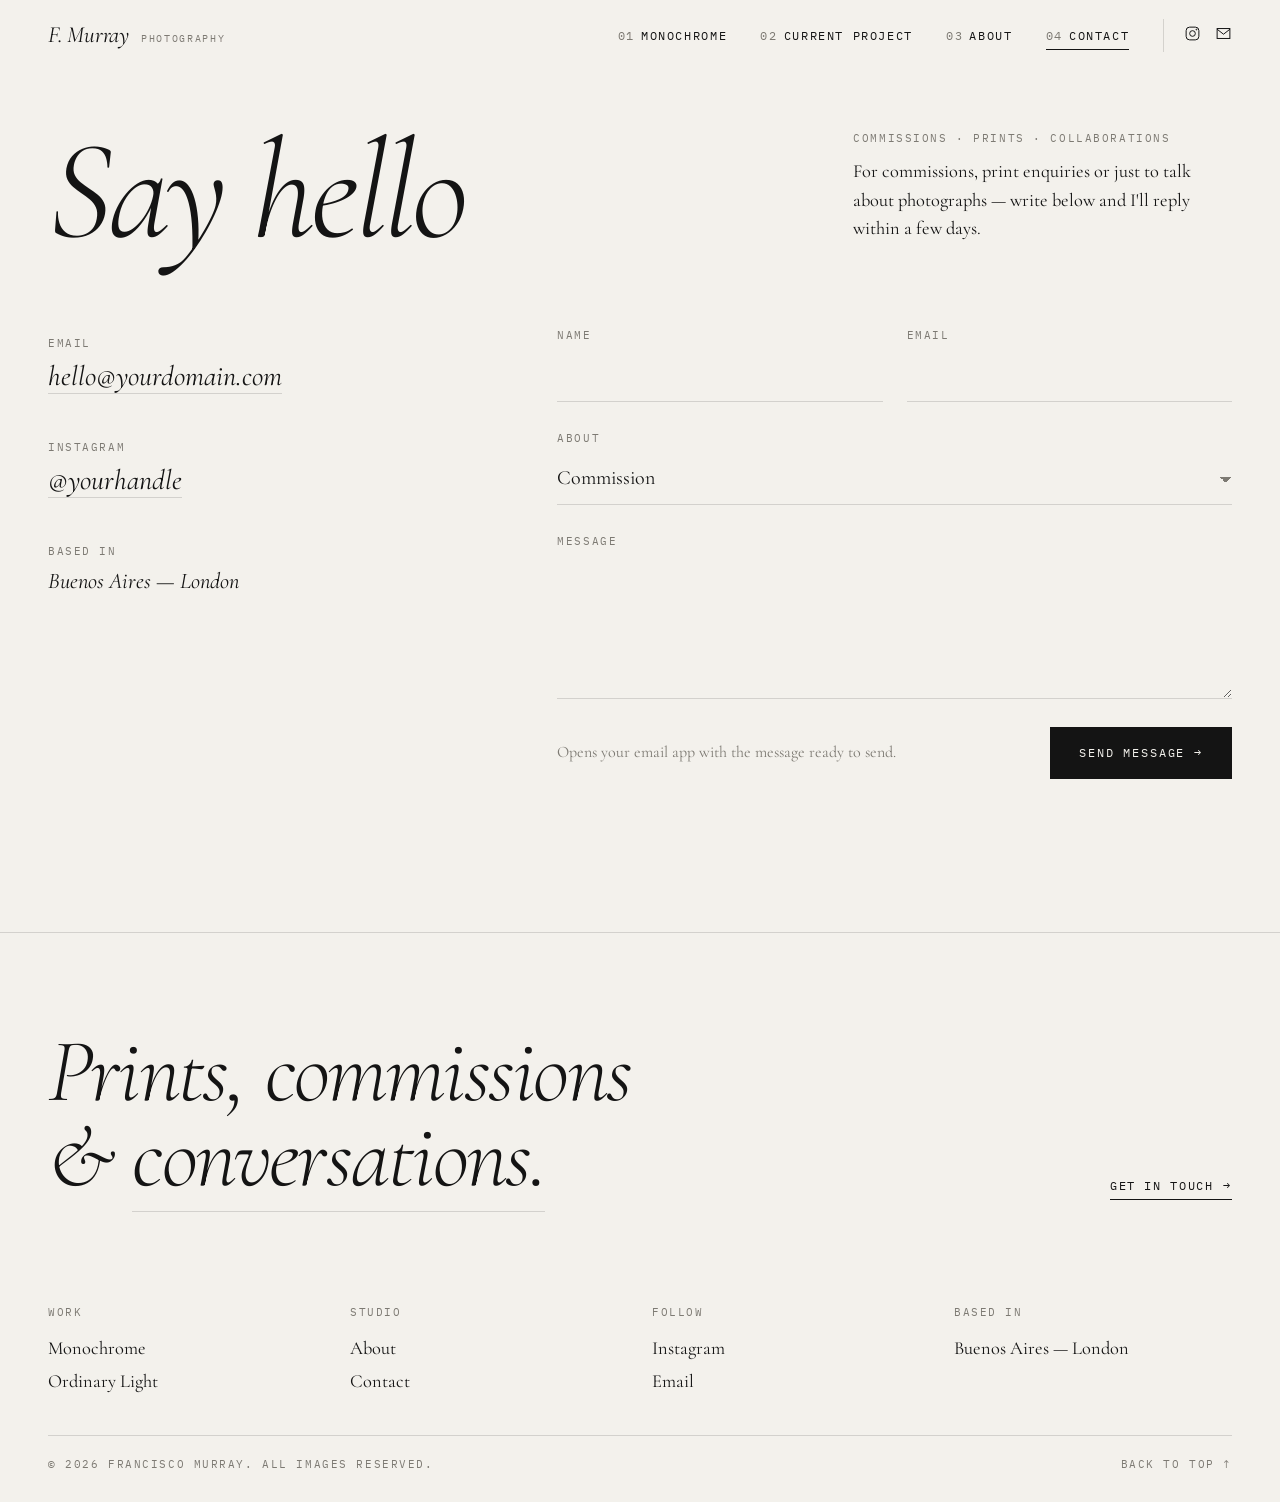
<file: contact.html>
<!DOCTYPE html>
<html lang="en">
<head>
  <meta charset="UTF-8">
  <meta name="viewport" content="width=device-width, initial-scale=1">
  <title>Contact — Francisco Murray</title>
  <meta name="description" content="Contact Francisco Murray for commissions, prints and collaborations.">
  <meta property="og:title" content="Contact — Francisco Murray">
  <meta property="og:description" content="Contact Francisco Murray for commissions, prints and collaborations.">
  <link rel="icon" href="data:image/svg+xml,%3Csvg xmlns='http://www.w3.org/2000/svg' viewBox='0 0 32 32'%3E%3Ccircle cx='16' cy='16' r='14' fill='%23141414'/%3E%3Ccircle cx='16' cy='16' r='6' fill='%23f3f1ec'/%3E%3C/svg%3E">
  <link rel="preconnect" href="https://fonts.googleapis.com">
  <link rel="preconnect" href="https://fonts.gstatic.com" crossorigin>
  <link href="https://fonts.googleapis.com/css2?family=Cormorant+Garamond:ital,wght@0,300;0,400;1,300;1,400&family=IBM+Plex+Mono:wght@400&display=swap" rel="stylesheet">
  <link rel="stylesheet" href="css/style.css">
  <script src="js/photos.js" defer></script>
  <script src="js/main.js" defer></script>
</head>
<body data-page="contact">
  <a class="skip-link" href="#main">Skip to content</a>
  <header class="site-header" id="top"></header>
  <main id="main" class="wrap">
    <section class="page-head">
      <h1>Say hello</h1>
      <div class="meta">
        <span class="label">Commissions · Prints · Collaborations</span>
        <p>For commissions, print enquiries or just to talk about photographs — write below and I'll reply within a few days.</p>
      </div>
    </section>
    <section class="contact">
      <aside>
        <div><span class="label">Email</span><br><a class="big" data-site="email"></a></div>
        <div><span class="label">Instagram</span><br><a class="big" data-site="instagram" target="_blank" rel="noopener"></a></div>
        <div><span class="label">Based in</span><br><span class="big" data-site="location" style="font-style:italic;font-size:1.4rem"></span></div>
      </aside>
      <form>
        <label class="field"><span class="label">Name</span><input name="name" autocomplete="name" required></label>
        <label class="field"><span class="label">Email</span><input name="email" type="email" autocomplete="email" required></label>
        <label class="field full"><span class="label">About</span>
          <select name="subject">
            <option>Commission</option><option>Print enquiry</option><option>Collaboration</option><option>Something else</option>
          </select>
        </label>
        <label class="field full"><span class="label">Message</span><textarea name="message" required></textarea></label>
        <div class="form-foot">
          <p class="form-note">Opens your email app with the message ready to send.</p>
          <button class="btn" type="submit">Send message →</button>
        </div>
      </form>
    </section>
  </main>
  <footer class="site-footer"></footer>
</body>
</html>
</file>
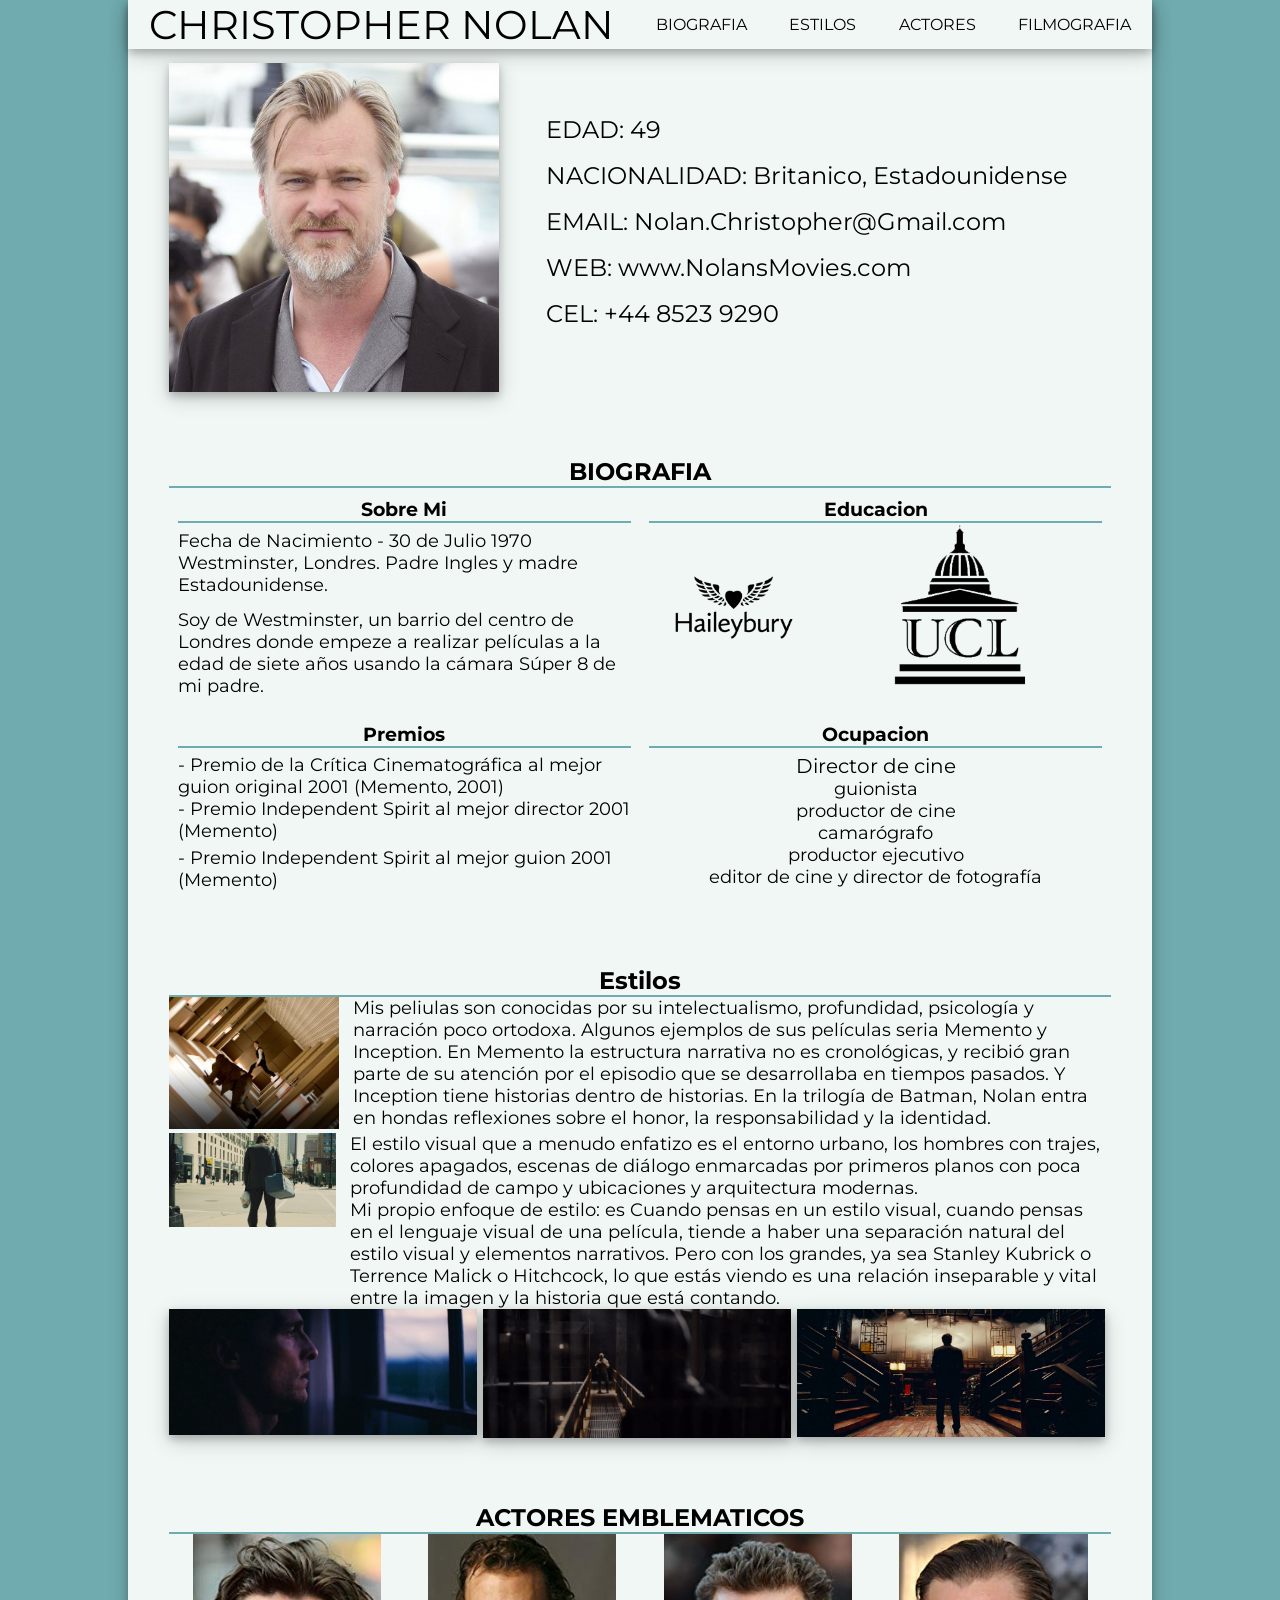
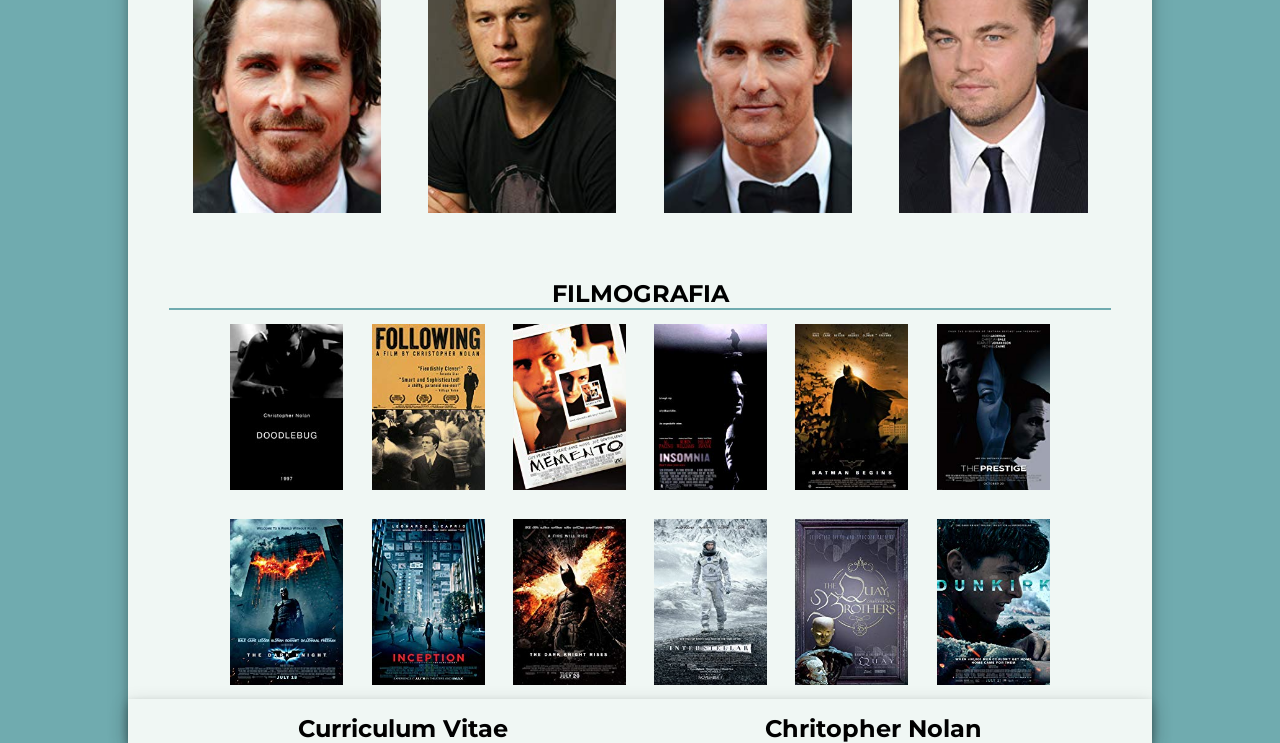
<file: archive/nolan/cv.html>
<!DOCTYPE html>
<html lang="es">
<head>
	<meta charset="utf-8">
	<link rel="stylesheet" type="text/css" href="https://necolas.github.io/normalize.css/8.0.0/normalize.css">
	<link rel="shorcut icon" type="image/png" href="img/icon.png">
	<meta name="viewport" content="width=device-width, initial-scale=1.0, user-scalable=yes">
	<link href="https://fonts.googleapis.com/css?family=Montserrat&display=swap" rel="stylesheet">
	<link rel="stylesheet" type="text/css" href="css/cv.css">
	<title> Christopher Nolan</title>
</head>
<body>
	<div id="wrapper">
	<header id="Home">
		<nav class="shadow">
			<ul class="navbar">
				<li><a href="index.html" class="home">CHRISTOPHER NOLAN</a></li>
				<li><a href="#Biografia" class="seccion"> BIOGRAFIA</a></li>
				<li><a href="#Estilos" class="seccion"> ESTILOS</a></li>
				<li><a href="#Actores" class="seccion"> ACTORES</a></li>
				<li><a href="#Filmografia" class="seccion"> FILMOGRAFIA</a></li>
			</ul>
		</nav>
	</header>
	<section>
		<div class="contenedor">
			<div class="imageninfo"> <img alt="Christopher NOLAN" class="img" src="img/nolan1.jpg"></div>
			<div class="info">
				<p class="info2">EDAD: 49</p>
				<p class="info2">NACIONALIDAD: Britanico, Estadounidense</p>
				<p class="info2">EMAIL: Nolan.Christopher@Gmail.com</p>
				<p class="info2">WEB: www.NolansMovies.com</p>
				<p class="info2">CEL: +44 8523 9290</p>	
			</div>
		</div>
		<div class="mainbio">
			<h1 id="Biografia" class="titulo2">BIOGRAFIA</h1>
			<div class="biografia">
				<div class="sector1">
					<h3 class="subtitulo">Sobre Mi</h3>
					<p class="texto1">Fecha de Nacimiento - 30 de Julio 1970 Westminster, Londres. Padre Ingles y madre Estadounidense.</p>
					<p class="texto1">Soy de Westminster, un barrio del centro de Londres donde empeze a realizar películas a la edad de siete años usando la cámara Súper 8 de mi padre.</p></div>
			<div class="sector1">
					<h3 class="subtitulo">Educacion</h3>
				<div id="contenedor3">
						<div class="imgsub"><img alt="uni" class="img1" src="img/university-college-london-copy.png"></div>
						<div class="imgsub2"> <img alt="uni" class="img2" src="img/Haileybury.png"></div>
				</div>
			</div>
				<div class="sector1">
					<h3 class="subtitulo">Premios</h3>
					<div>
					<p class="premios2"> - Premio de la Crítica Cinematográfica al mejor guion original 2001 (Memento, 2001)</p>
<p class="premios"> - Premio Independent Spirit al mejor director 2001 (Memento)</p>
<p class="premios"> - Premio Independent Spirit al mejor guion 2001 (Memento)</p>
					</div>
				</div>
				<div class="sector1">
					<h3 class="subtitulo">Ocupacion</h3>
					<p class="ocupacion1">Director de cine</p>
					<p class="ocupacion">guionista</p>
					<p class="ocupacion">productor de cine</p>
					<p class="ocupacion">camarógrafo</p>
					<p class="ocupacion">productor ejecutivo</p>
					<p class="ocupacion">editor de cine y director de fotografía</p>

				</div>				
			</div>
		</div>
		<div id="Estilos" class="estilos">
			<div><h1 class="titulo2">Estilos</h1></div>
			<div class="contenedor4">
				<div class="estiloimg"> <img alt="inceptionplano" class="imgplano" src="img/inceptionplano.jpg"></div>
				<div class="infoestilo">
					<p class="textoestilo"> Mis peliulas son conocidas por su intelectualismo, profundidad, psicología y
narración poco ortodoxa. Algunos ejemplos de sus películas seria Memento y Inception. En
Memento la estructura narrativa no es cronológicas, y recibió gran parte de su atención por el
episodio que se desarrollaba en tiempos pasados. Y Inception tiene historias dentro de
historias. En la trilogía de Batman, Nolan entra en hondas reflexiones sobre el honor, la
responsabilidad y la identidad.</p>
				</div>
			</div>
			<div class="contenedor5">
					<div class="imgplano2"><img alt="plano1" class="estiloimg2" src="img/plano1.jpg"></div>
					<div class="infoestilo"><p class="textoestilo">  El estilo visual que a menudo enfatizo es el entorno urbano, los hombres con trajes, colores apagados, escenas de diálogo enmarcadas por primeros planos con poca profundidad de campo y ubicaciones y arquitectura modernas.</p>
					<p class="textoestilo">Mi propio enfoque de estilo: es Cuando pensas en un estilo visual, cuando pensas en el lenguaje visual de una película, tiende a haber una separación natural del estilo visual y elementos narrativos. Pero con los grandes, ya sea Stanley Kubrick o Terrence Malick o Hitchcock, lo que estás viendo es una relación inseparable y vital entre la imagen y la historia que está contando.</p>
				</div>
			</div>
			<div class="contenedor6">
				<div class="imgestilo"><img alt="Estilo1" class="show" src="img/estilo1.jpg"></div>
				<div class="imgestilo"><img alt="Estilo2" class="show" src="img/estilo2.png"></div>
				<div class="imgestilo"><img alt="Estilo3" class="show" src="img/estilo3.jpg"></div>
			</div>	
		</div>
		<div id="Actores" class="actores">
			<div class=""> <h1 class="titulo2">ACTORES EMBLEMATICOS</h1></div>
			<div class="contenedor7">

				<div class="prt"> <img alt="Leonardo" class="acting" src="img/Leonardo.jpg"></div>
				<div class="prt"> <img alt="Matthew" class="acting" src="img/matthew.jpg"></div>
				<div class="prt"> <img alt="Heath" class="acting" src="img/Heath.jpg"></div>
				<div class="prt"> <img alt="Christian" class="acting" src="img/Christian.jpg"></div>
				

			</div>
		</div>
		<div id="Filmografia" class="film">
			<div class=""> <h1 class="titulo2">FILMOGRAFIA</h1></div>
			<div class="contenedor2">
				<img  alt="Doodlebug" class="poster" src="img/Doodlebug.jpg">
				<img  alt="Following" class="poster" src="img/Following.jpg">
				<img  alt="Memento" class="poster" src="img/Memento.jpg">
				<img  alt="Insomnia" class="poster" src="img/Insomnia.jpg">
				<img  alt="Batman Begins" class="poster" src="img/Batman-Begins.jpg">
				<img  alt="The Prestige" class="poster" src="img/The-Prestige.jpg">
				<img  alt="The Dark Night" class="poster" src="img/The-Dark-Night.jpg">
				<img  alt="Inception" class="poster" src="img/Inception.jpg">
				<img  alt="The Dark Knight Rises" class="poster" src="img/The-Dark-Night-Rises.jpg">
				<img  alt="Interstellar" class="poster" src="img/Interstellar.jpg">
				<img  alt="Quay" class="poster" src="img/Quay.jpg">
				<img  alt="Dukirk" class="poster" src="img/Dunkirk.jpg">
			</div>
		</div>
	</section>
	<footer>
	<div class="contenedor8">
		<h2 class="footer">Curriculum Vitae</h2>
		<h2 class="footer">Chritopher Nolan</h2>
	</div>	
	</footer>
	</div>
</body>
</html>
</file>
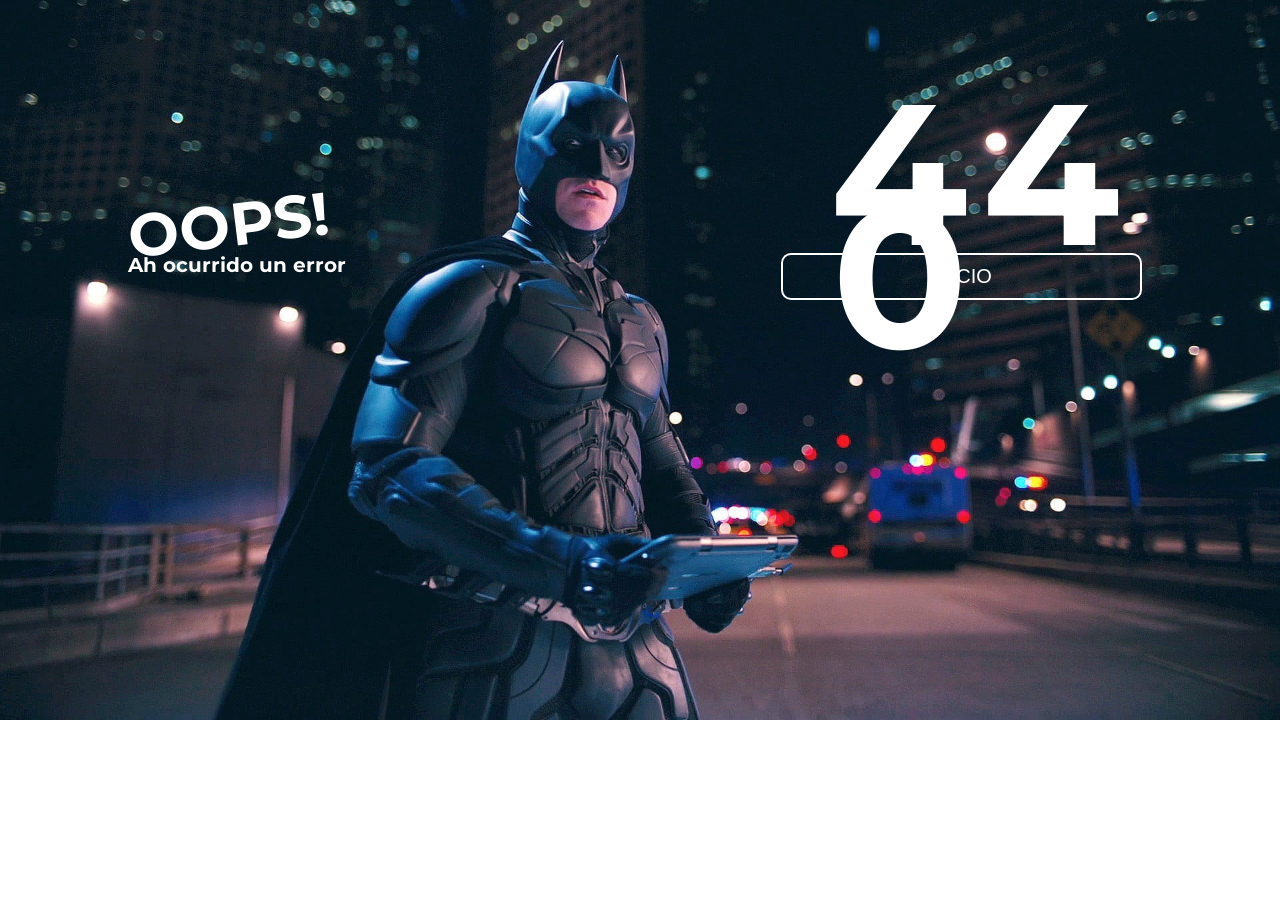
<file: archive/nolan/error404.html>
<!DOCTYPE html>
<html>
<head>
	<meta charset="utf-8">
	<link href="https://fonts.googleapis.com/css?family=Montserrat&display=swap" rel="stylesheet">
	<link rel="stylesheet" type="text/css" href="css/error404.css">
	<title></title>
</head>
<body>
	<div class="main">
		<img class="fondo" src="img/fondo1.jpg">
		<h1 class="titulo">OOPS!</h1>
		<h2 class="titulo2">Ah ocurrido un error</h2>
		<p class="letras" id="uno">4</p>
		<p class="letras" id="dos">0</p>
		<p class="letras" id="tres">4</p>
		<form>
<input class="btn" onclick="window.location.href='index.html'" type="INICIO" value="INICIO" />
</form>

</body>
</html>
</file>
<file: css/style.css>
/* ==========================================================
   F. Murray — Photography
   Minimal portfolio. Paper & ink, two typefaces, one idea:
   let the photographs do the talking.
   ========================================================== */

:root {
  --paper: #f3f1ec;
  --ink: #141414;
  --muted: #7d7a73;
  --line: rgba(20, 20, 20, 0.14);
  --accent: #c2482b;            /* a single "safelight" red, used sparingly */

  --serif: "Cormorant Garamond", "Times New Roman", serif;
  --mono: "IBM Plex Mono", ui-monospace, Menlo, monospace;

  --gutter: clamp(16px, 4vw, 48px);
  --header-h: 72px;
  --ease: cubic-bezier(0.22, 0.61, 0.36, 1);
}

/* The monochrome page inverts the palette: a darkroom. */
body.darkroom {
  --paper: #0f0f0f;
  --ink: #eceae5;
  --muted: #8b8984;
  --line: rgba(236, 234, 229, 0.16);
}

*, *::before, *::after { box-sizing: border-box; }

html { -webkit-text-size-adjust: 100%; scroll-behavior: smooth; }

body {
  margin: 0;
  background: var(--paper);
  color: var(--ink);
  font-family: var(--serif);
  font-size: 1.15rem;
  line-height: 1.55;
  -webkit-font-smoothing: antialiased;
  overflow-x: hidden;
}

img { display: block; max-width: 100%; height: auto; }
a { color: inherit; text-decoration: none; }
button { font: inherit; color: inherit; background: none; border: 0; cursor: pointer; padding: 0; }

::selection { background: var(--ink); color: var(--paper); }

:focus-visible { outline: 1px solid var(--accent); outline-offset: 4px; }

.skip-link {
  position: absolute; left: var(--gutter); top: -60px;
  background: var(--ink); color: var(--paper);
  padding: 8px 14px; font-family: var(--mono); font-size: 0.75rem; z-index: 200;
}
.skip-link:focus { top: 12px; }

/* ---------- small type ---------- */
.label {
  font-family: var(--mono);
  font-size: 0.7rem;
  letter-spacing: 0.14em;
  text-transform: uppercase;
  color: var(--muted);
}

.dot {
  display: inline-block; width: 7px; height: 7px; border-radius: 50%;
  background: var(--accent); margin-right: 8px; vertical-align: 1px;
  animation: pulse 2.4s ease-in-out infinite;
}
@keyframes pulse { 50% { opacity: 0.25; } }

/* ==========================================================
   Header / navigation
   ========================================================== */
.site-header {
  position: fixed; inset: 0 0 auto 0; z-index: 100;
  height: var(--header-h);
  display: flex; align-items: center; justify-content: space-between;
  padding: 0 var(--gutter);
  background: color-mix(in srgb, var(--paper) 88%, transparent);
  backdrop-filter: blur(10px);
  -webkit-backdrop-filter: blur(10px);
  border-bottom: 1px solid transparent;
  transition: transform 0.45s var(--ease), border-color 0.3s, background 0.3s;
}
.site-header.scrolled { border-bottom-color: var(--line); }
.site-header.hidden { transform: translateY(-100%); }

/* On the home page the header floats transparently over the hero */
.home .site-header:not(.scrolled) { background: transparent; backdrop-filter: none; -webkit-backdrop-filter: none; }

.brand { display: flex; align-items: baseline; gap: 12px; }
.brand-name { font-size: 1.45rem; font-style: italic; letter-spacing: -0.01em; }
.brand-role { font-family: var(--mono); font-size: 0.65rem; letter-spacing: 0.16em; text-transform: uppercase; color: var(--muted); }

.nav { display: flex; align-items: center; gap: clamp(18px, 2.6vw, 40px); }
.nav a {
  position: relative;
  font-family: var(--mono); font-size: 0.72rem; letter-spacing: 0.14em; text-transform: uppercase;
  padding: 6px 0;
}
.nav a::after {
  content: ""; position: absolute; left: 0; right: 0; bottom: 0; height: 1px;
  background: currentColor; transform: scaleX(0); transform-origin: right;
  transition: transform 0.35s var(--ease);
}
.nav a:hover::after, .nav a[aria-current="page"]::after { transform: scaleX(1); transform-origin: left; }
.nav a[aria-current="page"] { color: var(--ink); }
.nav .nav-index { color: var(--muted); margin-right: 6px; }

.nav-social { display: flex; gap: 14px; padding-left: clamp(10px, 1.6vw, 24px); border-left: 1px solid var(--line); }
.nav-social a::after { display: none; }
.icon { width: 17px; height: 17px; stroke: currentColor; fill: none; stroke-width: 1.4; }

.menu-toggle { display: none; width: 44px; height: 44px; position: relative; margin-right: -10px; }
.menu-toggle span {
  position: absolute; left: 11px; right: 11px; height: 1px; background: var(--ink);
  transition: transform 0.35s var(--ease), top 0.35s var(--ease);
}
.menu-toggle span:nth-child(1) { top: 18px; }
.menu-toggle span:nth-child(2) { top: 25px; }
.menu-open .menu-toggle span:nth-child(1) { top: 22px; transform: rotate(45deg); }
.menu-open .menu-toggle span:nth-child(2) { top: 22px; transform: rotate(-45deg); }

/* full-screen mobile menu */
.mobile-menu {
  position: fixed; inset: 0; z-index: 90;
  background: var(--paper);
  display: flex; flex-direction: column; justify-content: center;
  padding: var(--header-h) var(--gutter) var(--gutter);
  opacity: 0; visibility: hidden;
  transition: opacity 0.4s var(--ease), visibility 0.4s;
}
.menu-open .mobile-menu { opacity: 1; visibility: visible; }
.mobile-menu a.big {
  display: flex; align-items: baseline; gap: 14px;
  font-size: clamp(2.4rem, 11vw, 3.6rem); line-height: 1.15; font-style: italic;
  transform: translateY(16px); opacity: 0;
  transition: transform 0.5s var(--ease), opacity 0.5s var(--ease);
}
.mobile-menu a.big .label { font-style: normal; }
.menu-open .mobile-menu a.big { transform: none; opacity: 1; }
.menu-open .mobile-menu a.big:nth-child(2) { transition-delay: 0.05s; }
.menu-open .mobile-menu a.big:nth-child(3) { transition-delay: 0.1s; }
.menu-open .mobile-menu a.big:nth-child(4) { transition-delay: 0.15s; }
.mobile-menu .mobile-foot { margin-top: 48px; display: flex; gap: 24px; }

@media (max-width: 820px) {
  :root { --header-h: 62px; }
  .nav { display: none; }
  .menu-toggle { display: block; }
  .brand-role { display: none; }
}
@media (min-width: 821px) { .mobile-menu { display: none; } }

/* ==========================================================
   Layout helpers
   ========================================================== */
main { padding-top: var(--header-h); }
.home main { padding-top: 0; }

.wrap { padding: 0 var(--gutter); max-width: 1600px; margin: 0 auto; }

.page-head {
  display: grid; grid-template-columns: repeat(12, 1fr); gap: 24px;
  padding: clamp(56px, 10vw, 140px) 0 clamp(36px, 6vw, 72px);
  align-items: end;
}
.page-head h1 {
  grid-column: 1 / span 8;
  margin: 0; font-weight: 300; font-style: italic;
  font-size: clamp(3.2rem, 11vw, 9rem); line-height: 0.9; letter-spacing: -0.03em;
}
.page-head .meta { grid-column: 9 / -1; display: grid; gap: 10px; padding-bottom: 12px; }
.page-head .meta p { margin: 0; font-size: 1.15rem; max-width: 38ch; }

@media (max-width: 820px) {
  .page-head { grid-template-columns: 1fr; }
  .page-head h1, .page-head .meta { grid-column: 1; }
}

.rule { border: 0; border-top: 1px solid var(--line); margin: 0; }

.link-arrow {
  display: inline-flex; align-items: center; gap: 10px;
  font-family: var(--mono); font-size: 0.72rem; letter-spacing: 0.14em; text-transform: uppercase;
  border-bottom: 1px solid var(--ink); padding-bottom: 4px;
}
.link-arrow span { transition: transform 0.35s var(--ease); }
.link-arrow:hover span { transform: translateX(6px); }

.btn {
  display: inline-flex; align-items: center; justify-content: center; gap: 10px;
  height: 52px; padding: 0 28px;
  border: 1px solid var(--ink); background: var(--ink); color: var(--paper);
  font-family: var(--mono); font-size: 0.72rem; letter-spacing: 0.16em; text-transform: uppercase;
  transition: background 0.3s, color 0.3s;
}
.btn:hover { background: transparent; color: var(--ink); }
.btn.ghost { background: transparent; color: var(--ink); }
.btn.ghost:hover { background: var(--ink); color: var(--paper); }

/* reveal-on-scroll */
.reveal { opacity: 0; transform: translateY(24px); transition: opacity 0.9s var(--ease), transform 0.9s var(--ease); }
.reveal.in { opacity: 1; transform: none; }

/* ==========================================================
   Home — split hero
   ========================================================== */
.split {
  position: relative;
  display: flex; height: 100vh; height: 100svh; min-height: 560px;
  background: #0f0f0f;
}
.split-panel {
  position: relative; flex: 1; overflow: hidden;
  transition: flex 0.9s var(--ease);
  color: #f3f1ec;
}
.split-panel img {
  position: absolute; inset: 0; width: 100%; height: 100%; object-fit: cover;
  transform: scale(1.06); transition: transform 1.4s var(--ease), filter 0.9s var(--ease);
}
.split-panel.mono img { filter: grayscale(1) contrast(1.05) brightness(0.82); }
.split-panel.colour img { filter: saturate(0.95) brightness(0.85); }
.split-panel::after {
  content: ""; position: absolute; inset: 0;
  background: linear-gradient(to top, rgba(0,0,0,0.55), transparent 45%);
}
.split:hover .split-panel { flex: 0.7; }
.split .split-panel:hover { flex: 1.3; }
.split-panel:hover img { transform: scale(1); }
/* the other side quietly loses its colour */
.split:hover .split-panel.colour:not(:hover) img { filter: grayscale(0.85) brightness(0.6); }
.split:hover .split-panel.mono:not(:hover) img { filter: grayscale(1) brightness(0.55); }

.split-caption {
  position: absolute; left: var(--gutter); right: var(--gutter); bottom: clamp(28px, 5vw, 56px); z-index: 2;
  display: flex; justify-content: space-between; align-items: end; gap: 16px;
}
.split-caption .label { color: rgba(243, 241, 236, 0.75); display: block; margin-bottom: 8px; }
.split-caption h2 { margin: 0; font-weight: 300; font-style: italic; font-size: clamp(2rem, 4.6vw, 4.2rem); line-height: 1; }
.split-caption .go {
  width: 52px; height: 52px; border: 1px solid rgba(243,241,236,0.6); border-radius: 50%;
  display: grid; place-items: center; flex-shrink: 0;
  transition: background 0.3s, color 0.3s;
}
.split-panel:hover .go { background: #f3f1ec; color: #141414; }

.split-title {
  position: absolute; z-index: 3; left: 50%; top: 50%; transform: translate(-50%, -50%);
  pointer-events: none; text-align: center; color: #f3f1ec;
  text-shadow: 0 2px 30px rgba(0, 0, 0, 0.35);
  width: max-content;
}
.split-title h1 {
  margin: 0; font-weight: 300; font-style: italic; letter-spacing: -0.03em; line-height: 0.85;
  font-size: clamp(3.4rem, 10vw, 9.5rem);
}
.split-title .label { color: inherit; display: block; margin-top: 18px; }

.scroll-cue {
  position: absolute; z-index: 3; left: 50%; bottom: 22px; transform: translateX(-50%);
  width: 1px; height: 46px; background: rgba(243,241,236,0.35); overflow: hidden;
}
.scroll-cue::after {
  content: ""; position: absolute; left: 0; top: -50%; width: 1px; height: 50%; background: #f3f1ec;
  animation: cue 2s var(--ease) infinite;
}
@keyframes cue { to { top: 100%; } }

@media (max-width: 820px) {
  .split { flex-direction: column; }
  .split:hover .split-panel, .split .split-panel:hover { flex: 1; }
  .split-title h1 { font-size: clamp(3rem, 15vw, 5rem); }
  .scroll-cue { display: none; }
  .split-panel.mono .split-caption { bottom: auto; top: calc(var(--header-h) + 12px); }
  .split-panel.mono::after { background: linear-gradient(to bottom, rgba(0,0,0,0.5), transparent 45%); }
}

/* intro statement */
.statement {
  display: grid; grid-template-columns: repeat(12, 1fr); gap: 24px;
  padding: clamp(80px, 14vw, 200px) 0;
}
.statement .label { grid-column: 1 / span 3; padding-top: 14px; }
.statement p {
  grid-column: 4 / -1; margin: 0;
  font-size: clamp(1.7rem, 3.6vw, 3.2rem); line-height: 1.15; font-weight: 300; letter-spacing: -0.01em;
}
.statement em { color: var(--muted); }
@media (max-width: 820px) {
  .statement { grid-template-columns: 1fr; }
  .statement .label, .statement p { grid-column: 1; }
}

/* section heading row */
.section-row {
  display: flex; justify-content: space-between; align-items: end; gap: 20px; flex-wrap: wrap;
  padding: 28px 0; border-top: 1px solid var(--line);
}
.section-row h2 { margin: 0; font-weight: 300; font-style: italic; font-size: clamp(2rem, 4vw, 3.2rem); line-height: 1; }

/* latest strip on home */
.strip {
  display: grid; grid-template-columns: 1.3fr 1fr 1fr; gap: clamp(12px, 2vw, 28px);
  padding-bottom: clamp(80px, 12vw, 160px); align-items: start;
}
.strip figure:nth-child(2) { margin-top: 18%; }
.strip figure:nth-child(3) { margin-top: 6%; }
@media (max-width: 820px) {
  .strip { grid-template-columns: 1fr 1fr; }
  .strip figure:first-child { grid-column: 1 / -1; }
  .strip figure:nth-child(2), .strip figure:nth-child(3) { margin-top: 0; }
}

/* ==========================================================
   Frames (shared image + caption)
   ========================================================== */
figure { margin: 0; }
.frame { position: relative; cursor: zoom-in; }
.frame .img-wrap { overflow: hidden; background: color-mix(in srgb, var(--ink) 8%, var(--paper)); }
.frame img { width: 100%; transition: transform 1s var(--ease), opacity 0.6s; }
.frame img.loading { opacity: 0; }
.frame:hover img { transform: scale(1.03); }
.frame figcaption {
  display: flex; justify-content: space-between; gap: 12px;
  padding-top: 10px;
  font-family: var(--mono); font-size: 0.66rem; letter-spacing: 0.12em; text-transform: uppercase; color: var(--muted);
}
.darkroom .frame img { filter: grayscale(1); }

/* ==========================================================
   Monochrome — filters + masonry
   ========================================================== */
.filters {
  display: flex; flex-wrap: wrap; gap: 8px 22px; align-items: center;
  padding: 22px 0; border-top: 1px solid var(--line); border-bottom: 1px solid var(--line);
  margin-bottom: clamp(28px, 4vw, 56px);
}
.filters button {
  font-family: var(--mono); font-size: 0.72rem; letter-spacing: 0.14em; text-transform: uppercase; color: var(--muted);
  padding: 6px 0; transition: color 0.25s;
}
.filters button sup { font-size: 0.55rem; margin-left: 3px; }
.filters button:hover, .filters button[aria-pressed="true"] { color: var(--ink); }
.filters button[aria-pressed="true"]::before { content: "● "; color: var(--accent); }
.filters .count { margin-left: auto; }

.masonry { columns: 3 320px; column-gap: clamp(14px, 2vw, 28px); padding-bottom: 120px; }
.masonry .frame { break-inside: avoid; margin-bottom: clamp(22px, 3vw, 40px); }
.masonry .frame.is-hidden { display: none; }

/* ==========================================================
   Colour project — editorial sequence
   ========================================================== */
.project-meta {
  display: grid; grid-template-columns: repeat(4, 1fr); gap: 24px;
  padding: 22px 0; border-top: 1px solid var(--line); border-bottom: 1px solid var(--line);
}
.project-meta div { display: grid; gap: 4px; }
.project-meta strong { font-weight: 400; font-size: 1.1rem; }
@media (max-width: 820px) { .project-meta { grid-template-columns: 1fr 1fr; } }

.sequence {
  display: grid; grid-template-columns: repeat(12, 1fr);
  gap: clamp(14px, 2vw, 28px);
  row-gap: clamp(60px, 10vw, 160px);
  padding: clamp(60px, 10vw, 140px) 0;
}
/* a rhythm of six placements that repeats */
.sequence .frame:nth-of-type(6n+1) { grid-column: 1 / -1; }
.sequence .frame:nth-of-type(6n+2) { grid-column: 2 / span 5; }
.sequence .frame:nth-of-type(6n+3) { grid-column: 8 / span 5; margin-top: 30%; }
.sequence .frame:nth-of-type(6n+4) { grid-column: 4 / span 6; }
.sequence .frame:nth-of-type(6n+5) { grid-column: 1 / span 7; }
.sequence .frame:nth-of-type(6n+6) { grid-column: 9 / span 4; align-self: end; }
@media (max-width: 820px) {
  .sequence { row-gap: 48px; }
  .sequence .frame:nth-of-type(n) { grid-column: 1 / -1; margin-top: 0; }
  .sequence .frame:nth-of-type(3n+2) { grid-column: 1 / span 9; }
  .sequence .frame:nth-of-type(3n+3) { grid-column: 4 / -1; }
}

.quote {
  grid-column: 3 / span 8; margin: 0; text-align: center;
  font-size: clamp(1.6rem, 3vw, 2.6rem); font-style: italic; font-weight: 300; line-height: 1.2;
}
.quote .label { display: block; margin-top: 18px; font-style: normal; }
@media (max-width: 820px) { .quote { grid-column: 1 / -1; } }

.journal {
  display: grid; grid-template-columns: repeat(12, 1fr); gap: 24px;
  padding: clamp(48px, 8vw, 100px) 0 clamp(80px, 12vw, 160px); border-top: 1px solid var(--line);
}
.journal > .label { grid-column: 1 / span 3; }
.journal ol { grid-column: 4 / -1; list-style: none; margin: 0; padding: 0; }
.journal li { display: grid; grid-template-columns: 130px 1fr; gap: 20px; padding: 18px 0; border-bottom: 1px solid var(--line); }
@media (max-width: 820px) {
  .journal { grid-template-columns: 1fr; }
  .journal > .label, .journal ol { grid-column: 1; }
  .journal li { grid-template-columns: 1fr; gap: 4px; }
}

/* ==========================================================
   About
   ========================================================== */
.about {
  display: grid; grid-template-columns: repeat(12, 1fr); gap: clamp(20px, 3vw, 40px);
  padding-bottom: clamp(80px, 12vw, 160px);
}
.about .portrait { grid-column: 1 / span 5; position: sticky; top: calc(var(--header-h) + 24px); align-self: start; }
.about .portrait img { filter: grayscale(1); width: 100%; aspect-ratio: 4 / 5; object-fit: cover; }
.about .bio { grid-column: 7 / -1; }
.about .bio .lede { font-size: clamp(1.5rem, 2.6vw, 2.2rem); line-height: 1.2; font-weight: 300; margin-top: 0; }
.about h3 { margin: 56px 0 8px; }
.cv { list-style: none; margin: 0; padding: 0; }
.cv li { display: grid; grid-template-columns: 70px 1fr; gap: 16px; padding: 14px 0; border-bottom: 1px solid var(--line); }
.cv li .label { padding-top: 4px; }
@media (max-width: 820px) {
  .about .portrait, .about .bio { grid-column: 1 / -1; position: static; }
}

/* ==========================================================
   Contact
   ========================================================== */
.contact {
  display: grid; grid-template-columns: repeat(12, 1fr); gap: clamp(20px, 3vw, 40px);
  padding-bottom: clamp(80px, 12vw, 160px);
}
.contact aside { grid-column: 1 / span 4; display: grid; gap: 32px; align-content: start; }
.contact aside a.big { font-size: clamp(1.4rem, 2.2vw, 1.9rem); font-style: italic; border-bottom: 1px solid var(--line); }
.contact form { grid-column: 6 / -1; display: grid; grid-template-columns: 1fr 1fr; gap: 28px 24px; }
.field { display: grid; gap: 8px; }
.field.full { grid-column: 1 / -1; }
.field input, .field select, .field textarea {
  font: inherit; font-size: 1.25rem; color: var(--ink);
  background: transparent; border: 0; border-bottom: 1px solid var(--line); border-radius: 0;
  padding: 8px 0 10px; width: 100%;
  transition: border-color 0.3s;
  appearance: none; -webkit-appearance: none;
}
.field select {
  background-image: linear-gradient(45deg, transparent 50%, var(--muted) 50%), linear-gradient(-45deg, transparent 50%, var(--muted) 50%);
  background-position: right 6px center, right 0 center; background-size: 6px 6px; background-repeat: no-repeat;
}
.field textarea { resize: vertical; min-height: 140px; }
.field input:focus, .field select:focus, .field textarea:focus { outline: none; border-bottom-color: var(--ink); }
.form-foot { grid-column: 1 / -1; display: flex; align-items: center; justify-content: space-between; gap: 20px; flex-wrap: wrap; }
.form-note { margin: 0; color: var(--muted); font-size: 1rem; }
@media (max-width: 820px) {
  .contact aside, .contact form { grid-column: 1 / -1; }
  .contact form { grid-template-columns: 1fr; }
}

/* ==========================================================
   Footer
   ========================================================== */
.site-footer { border-top: 1px solid var(--line); padding: clamp(48px, 8vw, 96px) 0 28px; }
.footer-cta { display: flex; justify-content: space-between; align-items: end; gap: 24px; flex-wrap: wrap; margin-bottom: clamp(48px, 8vw, 96px); }
.footer-cta h2 {
  margin: 0; font-weight: 300; font-style: italic; line-height: 0.95; letter-spacing: -0.02em;
  font-size: clamp(2.6rem, 7vw, 6rem);
}
.footer-cta h2 a { border-bottom: 1px solid var(--line); transition: border-color 0.3s; }
.footer-cta h2 a:hover { border-color: var(--ink); }
.footer-grid { display: grid; grid-template-columns: repeat(4, 1fr); gap: 24px; padding-bottom: 40px; }
.footer-grid ul { list-style: none; margin: 10px 0 0; padding: 0; display: grid; gap: 4px; }
.footer-grid a { transition: color 0.2s; }
.footer-grid a:hover { color: var(--muted); }
.footer-base { display: flex; justify-content: space-between; gap: 16px; flex-wrap: wrap; padding-top: 20px; border-top: 1px solid var(--line); }
.to-top { display: inline-flex; gap: 8px; align-items: center; }
@media (max-width: 820px) { .footer-grid { grid-template-columns: 1fr 1fr; } }

/* ==========================================================
   Lightbox
   ========================================================== */
.lightbox {
  position: fixed; inset: 0; z-index: 300;
  background: rgba(10, 10, 10, 0.97); color: #eceae5;
  display: grid; grid-template-rows: auto minmax(0, 1fr) auto;
  opacity: 0; visibility: hidden; transition: opacity 0.35s var(--ease), visibility 0.35s;
}
.lightbox.open { opacity: 1; visibility: visible; }
.lb-top, .lb-bottom {
  display: flex; justify-content: space-between; align-items: center; gap: 16px;
  padding: 16px var(--gutter);
  font-family: var(--mono); font-size: 0.7rem; letter-spacing: 0.14em; text-transform: uppercase;
}
.lb-bottom { color: #8b8984; }
.lb-stage { position: relative; display: grid; place-items: center; padding: 0 clamp(16px, 8vw, 120px); min-height: 0; }
.lb-stage img { max-width: 100%; max-height: calc(100svh - 160px); width: auto; height: auto; object-fit: contain; transition: opacity 0.3s; }
.lb-stage img.fade { opacity: 0; }
.lb-btn { width: 48px; height: 48px; display: grid; place-items: center; color: #eceae5; opacity: 0.7; transition: opacity 0.2s; }
.lb-btn:hover { opacity: 1; }
.lb-prev, .lb-next { position: absolute; top: 50%; transform: translateY(-50%); }
.lb-prev { left: clamp(4px, 2vw, 32px); }
.lb-next { right: clamp(4px, 2vw, 32px); }
.lb-btn svg { width: 22px; height: 22px; stroke: currentColor; fill: none; stroke-width: 1.2; }

/* ==========================================================
   404
   ========================================================== */
.notfound { min-height: calc(100svh - var(--header-h)); display: grid; place-content: center; text-align: center; gap: 24px; padding: 40px var(--gutter); }
.notfound h1 { margin: 0; font-weight: 300; font-style: italic; font-size: clamp(4rem, 16vw, 12rem); line-height: 0.85; letter-spacing: -0.04em; }
.notfound .frame-blank {
  width: min(280px, 60vw); aspect-ratio: 3 / 2; margin: 0 auto; border: 1px solid var(--line);
  background: linear-gradient(135deg, transparent 49.6%, var(--line) 50%, transparent 50.4%);
}

@media (prefers-reduced-motion: reduce) {
  *, *::before, *::after { animation: none !important; transition-duration: 0.01ms !important; }
  html { scroll-behavior: auto; }
  .reveal { opacity: 1; transform: none; }
}
</file>
<file: archive/nolan/css/cv.css>
*{
	margin:0;
	padding:0;
}

body{
	font-family: 'Montserrat', sans-serif;
	background-color: #70ABAF;
}
html{
	scroll-behavior: smooth;
}
header{
	background-color: #F0F7F4;
	 position: sticky;
    display: block;
    top: 0;
    left: 0;
}

#wrapper{
	width: 80%;
	background-color: #F0F7F4;
	margin:auto;
	height: auto;
	box-shadow: 0 4px 8px 0 rgba(0, 0, 0, 0.2), 0 6px 20px 0 rgba(0, 0, 0, 0.19);
}

/*Nav*/

.home{
	font-size: 40px;
	text-decoration: none;
	color: black;
	list-style: none;
	transition: 250ms;
	transition-property: color;
}
.home:hover{
	color: #70ABAF;

}


.navbar{
	display: flex;
	justify-content: space-around;
	align-items: center;
	list-style: none;
}

.seccion{
	 text-decoration: none;
	color: black;
	transition: 250ms;

}
.seccion:hover{
	color: #70ABAF;

}
.shadow{
  box-shadow: 0 4px 8px 0 rgba(0, 0, 0, 0.2), 0 6px 20px 0 rgba(0, 0, 0, 0.19);
  height: 10%;
}

/*Section*/

.contenedor{
	padding: 0 4%;
	display: flex;
align-items: center;
	justify-content: space-between;



}
.imageninfo{
	width: 35%;
	padding-top: 1.5%;
}
.img{
	width: 100%;
	
	box-shadow: 0 4px 8px 0 rgba(0, 0, 0, 0.2), 0 6px 20px 0 rgba(0, 0, 0, 0.19);

}
.info{
	padding-top: 1.5%;
    width: 60%;
}

.Titulo{
	border-bottom: solid 2px  #70ABAF;
	padding-bottom: 2%;
}

.info2{
	font-size: 1.5em;
	padding-bottom: 3%;

}
.info3{
	font-size: 18px;
}

.titulo2{
	padding-top: 6.5%;
	border-bottom: solid 2px  #70ABAF;
	text-align: center;
}
.mainbio{
	padding: 0 4%;
}

.biografia{
	display: flex;
	justify-content: center;
	flex-direction: row;
	flex-wrap: wrap;
}

.educacion{
	width: 41%;
	display: flex;
}
.fotos{
	display: flex;
	flex-direction: row;
	justify-content: flex-start;

}
.texto1{
	font-size: 18px;
	padding-bottom: 1.5%;
	padding-top: 1.5%;
}
.premios{
	padding-bottom:1%;
	font-size: 18px;
}
.premios2{
	padding-top:1.5%;
	font-size: 18px;
}
.sector1{
	width:48%;
	margin: 1%;
	
}
.subtitulo{
	border-bottom: solid 2px  #70ABAF;
	text-align: center;
	
}

#contenedor3{
	display: flex;
	flex-direction: row-reverse;
	align-items: center;
	justify-content: space-around;
}
.img1{
	width: 75%;
}
.img2{
	width: 75%;
}
.imgsub{
	width: 100%;
}
.imgsub2{
	width: 100%;
}
.ocupacion{
	text-align: center;
	font-size: 18px;
}
.ocupacion1{
	text-align: center;
	font-size: 20px;
	padding-top: 1.5%;
}




									/* Filmografia */
.contenedor2{
	display: flex;
	justify-content: center;
	flex-direction: row;
	flex-wrap: wrap;
}
.poster{
	width: 12%;
	margin: 1.5%;
	transition-timing-function: ease-in-out;
	transition: 250ms;



}
.poster:hover{
	transform: scale(1.1,1.1);
}

.film{
	padding: 0 4%;
}

                                /* Estilos */
.estilos{
	padding: 0 4%;
}
.imgplano{
	width: 100%;
	height: auto;
}
.imgplano2{
	width: 79%;
}
.contenedor4{
	display: flex;
	align-items: flex-start;
}
.contenedor5{
	display: flex;
	flex-direction: row;
	align-items: flex-start;
}
.estiloimg{
	width: 100%;
}
.estiloimg2{
	width: 100%;
}

.textoestilo{
	font-size: 18px;
}

.infoestilo{
	padding-left: 1.5%;
}
.contenedor6{
	display: flex;
	flex-direction: row-reverse;
	justify-content: space-around;
}

.imgestilo{
	width: 100%;
	height: auto;
}

.show{
	width: 100%;
	box-shadow: 0 4px 8px 0 rgba(0, 0, 0, 0.2), 0 6px 20px 0 rgba(0, 0, 0, 0.19);
}


									/* Actores */

.actores{
	padding: 0 4%;
}
.contenedor7{
	display: flex;
	justify-content: space-around;
	flex-direction: row-reverse;
	align-items: center;
}
.acting{
	width: 80%;
}
.prt{
	width: 100%
}

									/* Footer */

.footer{
font-weight: bold;
}
.contenedor8{
	padding-top: 1.5%;
	padding-right: 4%;
	padding-left: 4%;
	display: flex;
	justify-content: space-around;
	align-items: center;
}
footer{
	box-shadow: 0 4px 8px 0 rgba(0, 0, 0, 0.2), 0 6px 20px 0 rgba(0, 0, 0, 0.19);
}

/*Media Queries*/
/*Extra Large*/
@media (min-width: 1201px){
	.acting{
	width: 100%;
}	
.contenedor7{
	justify-content:space-around;
	flex-direction: row-reverse;
	align-items: center;
	flex-wrap: wrap;
	}
.contenedor6{
	display: flex;
	flex-direction: row-reverse;
	justify-content: space-around;
}
.show{
	width: 98%;
}
.imgestilo{
width: 80%;
}
.prt{
	width: 20%;
}
.acting{
	width: 100%;
}
}
/*Large*/
@media screen and (min-width: 960px) and (max-width: 1200px){
.acting{
	width: 100%;
}	
.contenedor6{
		flex-direction: column;
	}
.contenedor5{
	flex-direction: column;
	align-items: center;
}
.contenedor4{
	flex-direction: column;
	align-items: center;
}
.contenedor7{
	justify-content:center;
	flex-direction: row-reverse;
	align-items: center;
	flex-wrap: wrap;
	}

.seccion{
font-size: 12px;
}
.home{
	font-size: 25px;

}
.prt{
	width: 20%;

}
.acting{
	width: 95%;
}

}
/*Medium*/
@media screen and (min-width: 600px) and (max-width: 959px){
	.contenedor4{
		flex-direction: column;
		align-items: center;
	}
	.contenedor5{
		flex-direction: column;
		align-items: center;
	}
	.contenedor6{
		flex-direction: column;
	}
	.contenedor7{
	justify-content:space-around;
	flex-direction: row-reverse;
	align-items: center;
	flex-wrap: wrap;
	}

	.acting{
	width: 82%;
}
.prt{
	width: 20%;
}
	.imgplano{
		height: 70%;
	}
	.home{
	font-size: 20px;
}
.seccion{
	font-size: 12px;
}
.info2{
	font-size: 16px;
	padding-bottom: 2%;

}
}
/*small*/
@media screen and (min-width: 0px) and (max-width: 599px){
	.contenedor{
		flex-direction: column;
		
	}
	.contenedor2{
		justify-content: center;
		flex-direction: row;
		flex-wrap: wrap;
	}
	.biografia{
	flex-direction: column;

	}
	#contenedor3{

	}	

	.contenedor4{
		flex-direction: column;

	}
	.contenedor5{
		flex-direction: column;
		align-items: center;

	}
	.contenedor6{
		flex-direction: column;

	}
	.contenedor7{
	justify-content:center;
	flex-direction: row-reverse;
	align-items: center;
	flex-wrap: wrap;
	}

	.imageninfo{
		width: 100%;
	}

.sector1{
	width: 100%;
	padding-left:1%;
	padding-right:1%;

}
.prt{
	width: 45%;
}


	.info{
		text-align: center;
		width: 100%;
	}

.info2{
	font-size: 1em;
	padding-bottom: 1%;

}
.poster{
	width: 40%;
}
	.acting{
	width: 90%;
}
.nombres{
	width:20%;
}
.navbar{flex-direction: column;
	justify-content: space-around;
	align-items: center;
	list-style: none;
}
.home{
	font-size: 25px;
	width: 100%;
}
.footer{
	font-size: 12px;
}
	

#wrapper{
	width: 100%;
}

}
</file>
<file: archive/nolan/css/error404.css>
*{
	margin: 0;
	padding: 0;
}
html{
font-family: 'Montserrat', sans-serif;
font-size: 16px;
}
@keyframes delay1{
	0%{ transform: scale(1.1,1.1); }
	100% {transform: translateY(1.5,1);}

}

@keyframes uno{
	0%{transform: translateX(0);}
	100%{transform: translateX(1110px);}
}
@keyframes dos{
	0%{transform: translateY(0);}
	100%{transform: translateY(436px);}
}

@keyframes tres{
	0%{transform: translateX(1000px);}
	100%{transform: translateX(-450px);}
}

@keyframes btn{
	0%{transform: scale(0);}
	50%{transform: scale(0);}
	100%{transform: scale(1);}

}

@keyframes rotar{
	0%{transform: rotate(0deg);}
	100%{transform: rotate(-7deg);}
}

@keyframes rotar1{
	0%{transform: rotate(0deg);}
	100%{transform: rotate(3deg);}
}
.letras{
	font-weight: bold;
	font-size: 200px;
	float: left;
	position: absolute;
	top: 7%;
	color: white;
}
.main{
	position: relative;
	overflow: hidden;
}

.btn{
	border: 2.5px solid white;
	background: none;
	padding: 10px 52px;
	font-size: 20px;
	cursor: pointer;
	position: absolute;
	left: 61%;
	top: 35%;
	border-radius: 10px;
	color: white;
	animation-name: btn;
	animation-duration: 3s;
	transition: 0.9s;
	overflow: hidden;
	text-align: center;

}

.btn:hover{
	color: black;
	background-color: rgba(255,255,255,0.1);
	
}

.fondo{
	width: 100%;
	position: relative;
	overflow: hidden;
}
	
#uno{
	position: absolute;
	left: -10%;
	animation-name: uno;
	animation-duration:1.5s;
	animation-fill-mode: forwards;
	animation-timing-function: ease-in-out;
	animation-delay: 0s;
}

#dos{
	position: absolute;
	top: -39%;
	left: 65%;
	animation-name: dos;
	animation-duration: 1s;
	animation-fill-mode: forwards;
	animation-iteration-count: none;
	animation-delay: 1s;
	animation-timing-function: ease-in-out;
}	

#tres{
	position: absolute;
	left: 100%;
	animation-name: tres;
	animation-duration: 1s;
	animation-delay: 1s;
	animation-timing-function: ease-in-out;
	animation-fill-mode: forwards;
}

.titulo{
	position: absolute;
	top: 26%;
	left: 10%;
	color: white;
	font-size: 60px;
	animation-name: rotar;
	animation-duration: 350ms;
	animation-delay: 3s;
	animation-fill-mode: forwards;
	animation-timing-function: linear;

}
.titulo2{
	position: absolute;
	top: 35%;
	left: 10%;
	color: white;
	font-size: 20px;
}
</file>
